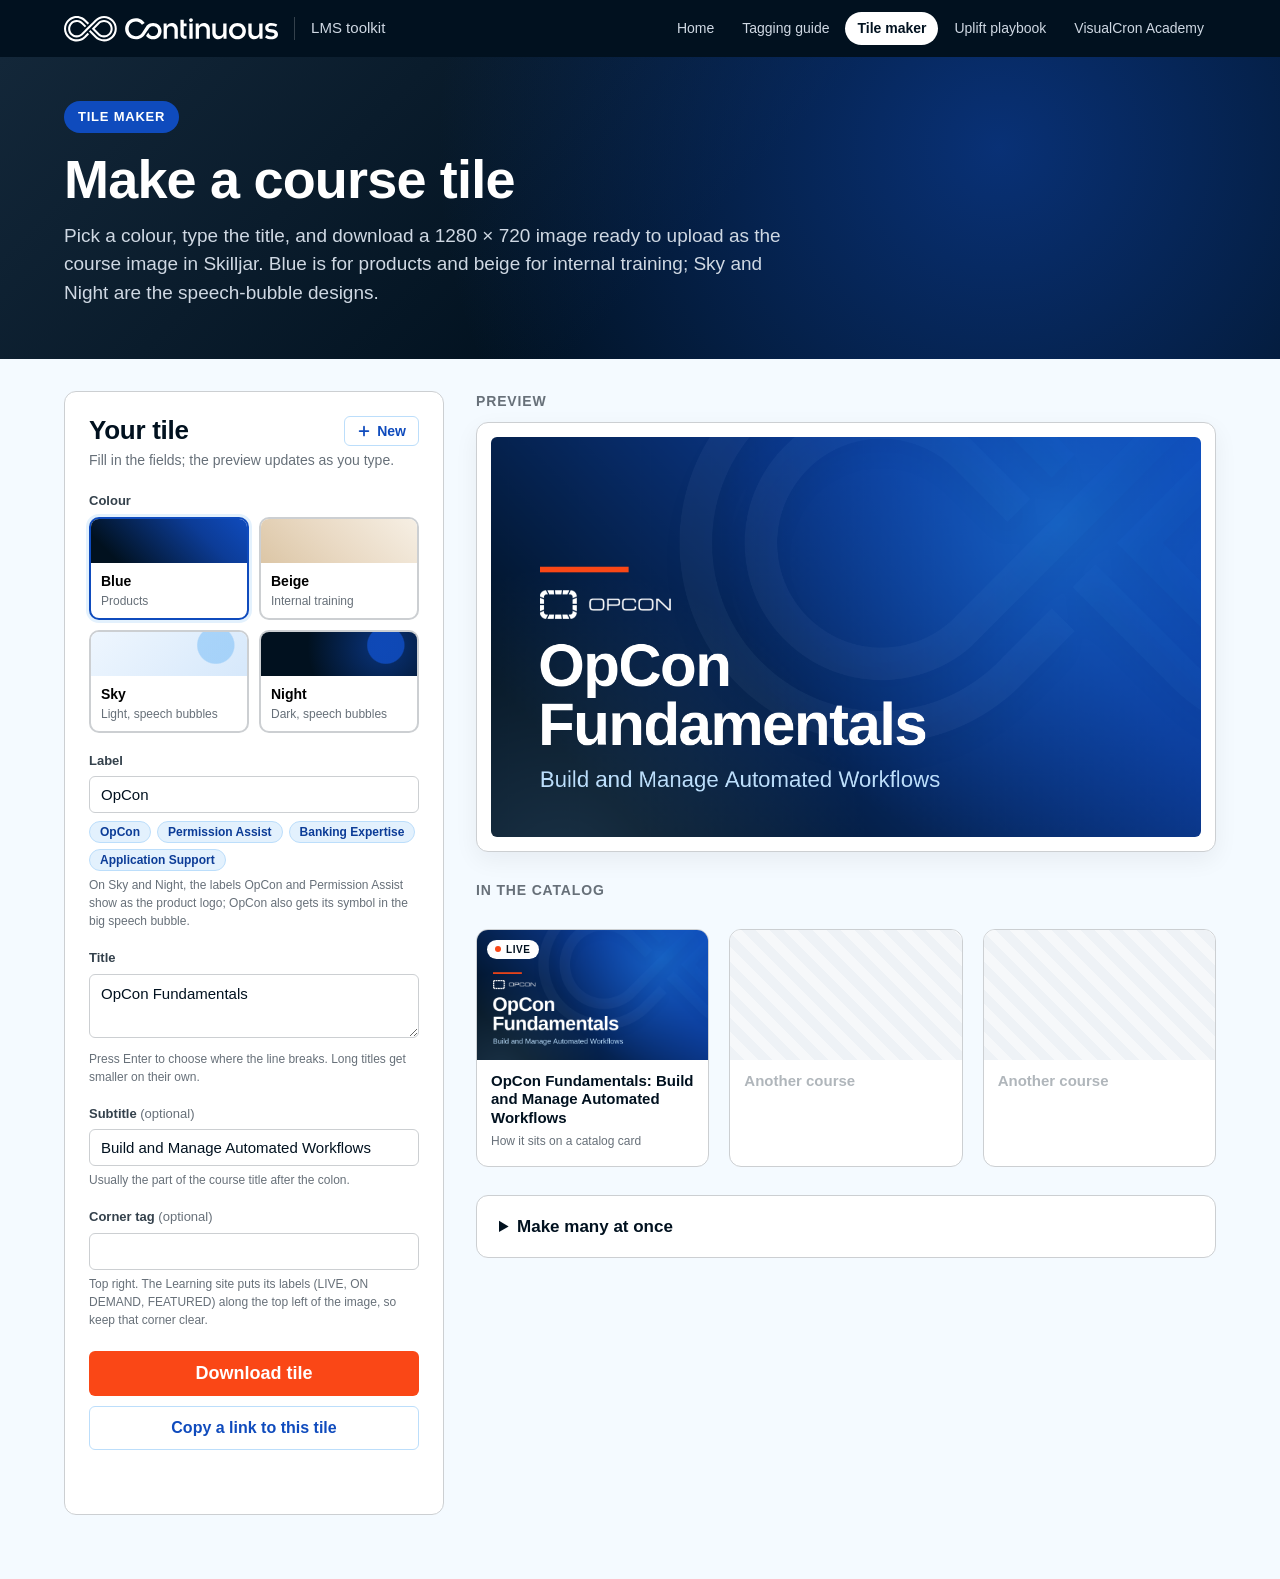
<file: tile-maker/tiles/index.html>
<!DOCTYPE html>
<html lang="en">
<head>
<meta charset="utf-8">
<meta name="viewport" content="width=device-width, initial-scale=1">
<title>Tile maker · Continuous Skilljar sites</title>
<meta name="description" content="Make course tiles for the Continuous Skilljar sites: pick a colour, type the title, download the image.">
<link rel="icon" href="../assets/continuous-favicon.svg" type="image/svg+xml">
<link rel="stylesheet" href="../assets/site.css">
<style>
@font-face { font-family: "BDO Grotesk"; src: url(https://continuous.com/wp-content/themes/continuous/dist/assets/BDOGrotesk-Regular.woff2) format("woff2"); font-weight: 400; font-display: swap; }
@font-face { font-family: "BDO Grotesk"; src: url(https://continuous.com/wp-content/themes/continuous/dist/assets/BDOGrotesk-Medium.woff2) format("woff2"); font-weight: 500; font-display: swap; }
@font-face { font-family: "BDO Grotesk"; src: url(https://continuous.com/wp-content/themes/continuous/dist/assets/BDOGrotesk-DemiBold.woff2) format("woff2"); font-weight: 600; font-display: swap; }
@font-face { font-family: "BDO Grotesk"; src: url(https://continuous.com/wp-content/themes/continuous/dist/assets/BDOGrotesk-Bold.woff2) format("woff2"); font-weight: 700; font-display: swap; }
@font-face { font-family: "BDO Grotesk"; src: url(https://continuous.com/wp-content/themes/continuous/dist/assets/BDOGrotesk-ExtraBold.woff2) format("woff2"); font-weight: 800; font-display: swap; }
@font-face { font-family: "Kaleko"; src: url(https://7300903.fs1.hubspotusercontent-na1.net/hubfs/7300903/raw_assets/public/continuous-theme-sept2025/css/fonts/kaleko_205_medium.ttf) format("truetype"); font-weight: 500; font-display: swap; }
:root { --blue: #0f4bbd; --blue-900: #0c3c97; --blue-50: #e3f1fd; --blue-100: #bcdefb; --sky: #90c8f8; --orange: #fa4716; --bone: #e9d9c3;
  --navy: #01111f; --g700: #34414c; --g600: #677079; --g100: #cccfd2; --g10: #f4faff; --font: "BDO Grotesk", Inter, Arial, sans-serif; }
* { box-sizing: border-box; }
body { margin: 0; font-family: var(--font); color: var(--navy); background: var(--g10); font-size: 16px; line-height: 1.5; }
::selection { background: var(--blue); color: #fff; }
a { color: var(--blue); }

.app { max-width: 1200px; margin: 0 auto; padding: 32px 24px 64px; display: grid; grid-template-columns: 380px minmax(0, 1fr); gap: 32px; align-items: start; }
.panel { background: #fff; border: 1px solid var(--g100); border-radius: 12px; padding: 24px; position: sticky; top: 24px; }
.hero__in { padding: 44px 24px 52px; }
.panel h2 { font-size: 26px; line-height: 1.15; margin: 0 0 4px; letter-spacing: -.01em; }
.panel__head { display: flex; align-items: flex-start; justify-content: space-between; gap: 12px; }
.newbtn { flex: none; display: inline-flex; align-items: center; gap: 6px; font: 700 14px var(--font); color: var(--blue); background: #fff; border: 1px solid var(--blue-100); border-radius: 6px; padding: 6px 12px; cursor: pointer; }
.newbtn:hover { background: var(--blue); color: #fff; border-color: var(--blue); }
.newbtn:focus-visible { outline: 2px solid var(--blue); outline-offset: 2px; }
.newbtn svg { width: 14px; height: 14px; }
.panel > p { margin: 0 0 20px; color: var(--g600); font-size: 14px; }
.field { margin-bottom: 18px; }
.field > label, .field > .lab { display: block; font-size: 13px; font-weight: 700; color: var(--g700); margin-bottom: 6px; }
.field small { display: block; color: var(--g600); font-size: 12px; margin-top: 5px; }
input[type=text], textarea, select { width: 100%; font: 500 15px var(--font); color: var(--navy); background: #fff; border: 1px solid var(--g100); border-radius: 6px; padding: 9px 11px; }
textarea { resize: vertical; min-height: 64px; line-height: 1.35; }
input:focus, textarea:focus, select:focus { outline: 2px solid var(--blue); outline-offset: 1px; border-color: var(--blue); }
.swatches { display: grid; grid-template-columns: 1fr 1fr; gap: 10px; }
.sw { position: relative; border: 2px solid var(--g100); border-radius: 10px; padding: 0; overflow: hidden; cursor: pointer; background: #fff; text-align: left; font: inherit; }
.sw span.chipc { display: block; height: 44px; }
.sw b { display: block; font-size: 14px; padding: 8px 10px 0; }
.sw em { display: block; font-style: normal; font-size: 12px; color: var(--g600); padding: 0 10px 8px; }
.sw[aria-pressed="true"] { border-color: var(--blue); box-shadow: 0 0 0 3px var(--blue-50); }
.sw:focus-visible { outline: 2px solid var(--blue); outline-offset: 2px; }
.c-blue { background: linear-gradient(45deg, #01111f 14%, #0c3c97 70%, #0f4bbd 100%); }
.c-beige { background: linear-gradient(45deg, #dcc6a6 0%, #e9d9c3 45%, #f6efe4 100%); }
.c-sky { background: radial-gradient(circle at 80% 30%, rgba(144,200,248,.7) 0 14%, transparent 15%), linear-gradient(135deg, #eef6fe 0%, #d6e8fb 100%); }
.c-night { background: radial-gradient(circle at 80% 30%, rgba(15,75,189,.9) 0 14%, transparent 15%), radial-gradient(circle at 78% 32%, rgba(15,75,189,.6), transparent 60%), #01111f; }
.presets { display: flex; flex-wrap: wrap; gap: 6px; margin-top: 8px; }
.presets button { font: 600 12px var(--font); color: var(--blue-900); background: var(--blue-50); border: 1px solid var(--blue-100); border-radius: 99px; padding: 3px 10px; cursor: pointer; }
.presets button:hover { background: var(--blue); color: #fff; border-color: var(--blue); }
.actions { display: grid; gap: 10px; margin-top: 22px; }
.btn { font: 700 16px var(--font); border-radius: 6px; padding: 12px 16px; cursor: pointer; border: 0; text-align: center; }
.btn--primary { background: var(--orange); color: #fff; font-size: 18px; }
.btn--primary:hover { background: #d93d10; }
.btn--ghost { background: #fff; color: var(--blue); border: 1px solid var(--blue-100); }
.btn--ghost:hover { border-color: var(--blue); }
.btn:focus-visible { outline: 2px solid var(--blue); outline-offset: 2px; }
.btn:disabled { opacity: .55; cursor: progress; }
.status { font-size: 13px; color: var(--g600); min-height: 20px; margin: 4px 0 0; }

.stage h2 { font-size: 14px; letter-spacing: .06em; text-transform: uppercase; color: var(--g600); margin: 0 0 10px; }
.canvaswrap { background: #fff; border: 1px solid var(--g100); border-radius: 12px; padding: 14px; box-shadow: 0 8px 24px rgba(1,17,31,.06); }
canvas#tile { width: 100%; height: auto; display: block; border-radius: 6px; }
.incontext { margin-top: 28px; display: grid; grid-template-columns: repeat(3, minmax(0, 1fr)); gap: 20px; }
.card { background: #fff; border: 1px solid var(--g100); border-radius: 12px; overflow: hidden; }
.card .img { position: relative; aspect-ratio: 16/9; }
.card .img canvas, .card .img img { width: 100%; height: 100%; display: block; }
.card .fmt { position: absolute; left: 10px; top: 10px; font-size: 10px; font-weight: 700; letter-spacing: .06em; background: #fff; color: var(--navy); border-radius: 99px; padding: 2px 8px; display: inline-flex; gap: 5px; align-items: center; }
.card .fmt i { width: 6px; height: 6px; border-radius: 50%; background: var(--orange); }
.card.bottom .fmt { top: auto; bottom: 10px; border-radius: 3px; background: var(--navy); color: #fff; }
.card .body { padding: 12px 14px 16px; }
.card .name { font-size: 15px; font-weight: 700; line-height: 1.25; }
.card .meta { font-size: 12px; color: var(--g600); margin-top: 4px; }
.card.ghost .img { background: repeating-linear-gradient(45deg, #eef2f6 0 10px, #f6f8fa 10px 20px); }
.card.ghost .name, .card.ghost .meta { color: #b0b6bb; }

details.batch { margin-top: 28px; background: #fff; border: 1px solid var(--g100); border-radius: 12px; padding: 18px 22px; }
details.batch summary { font-weight: 700; cursor: pointer; font-size: 17px; }
details.batch p { color: var(--g700); font-size: 14px; max-width: 760px; }
details.batch textarea { font-family: ui-monospace, Consolas, monospace; font-size: 13px; min-height: 160px; }
code { background: var(--blue-50); border-radius: 4px; padding: 0 4px; font-size: .92em; }

@media (max-width: 980px) {
  .app { grid-template-columns: 1fr; }
  .panel { position: static; }
  .incontext { grid-template-columns: 1fr 1fr; }
  .incontext .ghost:last-child { display: none; }
}
</style>
</head>
<body>
<header class="bar"><div class="bar__in"><a class="bar__brand" href="../"><img src="../assets/continuous-horizontal-white-site.svg" alt="Continuous"><span>LMS toolkit</span></a><nav aria-label="Toolkit"><a href="../">Home</a><a href="../tagging/">Tagging guide</a><a href="../tiles/" aria-current="page">Tile maker</a><a href="../playbook/">Uplift playbook</a><a href="../visualcron-academy/">VisualCron Academy</a></nav></div></header>
<div class="hero"><div class="hero__in">
  <span class="pill">Tile maker</span>
  <h1>Make a course tile</h1>
  <p class="hero__lead">Pick a colour, type the title, and download a 1280 × 720 image ready to upload as the course image in Skilljar. Blue is for products and beige for internal training; Sky and Night are the speech-bubble designs.</p>
</div></div>

<div class="app">
  <form class="panel" id="form" autocomplete="off">
    <div class="panel__head">
      <h2>Your tile</h2>
      <button type="button" class="newbtn" id="new" title="Clear everything and start a new tile"><svg viewBox="0 0 16 16" fill="none" stroke="currentColor" stroke-width="2" stroke-linecap="round" aria-hidden="true"><path d="M8 3v10M3 8h10"/></svg>New</button>
    </div>
    <p>Fill in the fields; the preview updates as you type.</p>

    <div class="field">
      <span class="lab" id="lab-colour">Colour</span>
      <div class="swatches" role="group" aria-labelledby="lab-colour">
        <button type="button" class="sw" data-c="blue"><span class="chipc c-blue"></span><b>Blue</b><em>Products</em></button>
        <button type="button" class="sw" data-c="beige"><span class="chipc c-beige"></span><b>Beige</b><em>Internal training</em></button>
        <button type="button" class="sw" data-c="sky"><span class="chipc c-sky"></span><b>Sky</b><em>Light, speech bubbles</em></button>
        <button type="button" class="sw" data-c="night"><span class="chipc c-night"></span><b>Night</b><em>Dark, speech bubbles</em></button>
      </div>
    </div>

    <div class="field">
      <label for="label">Label</label>
      <input type="text" id="label" name="label" maxlength="40">
      <div class="presets" aria-label="Common labels">
        <button type="button" data-label="OpCon" data-c="blue">OpCon</button>
        <button type="button" data-label="Permission Assist" data-c="blue">Permission Assist</button>
        <button type="button" data-label="Banking Expertise" data-c="beige">Banking Expertise</button>
        <button type="button" data-label="Application Support" data-c="beige">Application Support</button>
      </div>
      <small id="labelhint">On Sky and Night, the labels OpCon and Permission Assist show as the product logo; OpCon also gets its symbol in the big speech bubble.</small>
    </div>

    <div class="field">
      <label for="title">Title</label>
      <textarea id="title" name="title" rows="2" maxlength="90"></textarea>
      <small>Press Enter to choose where the line breaks. Long titles get smaller on their own.</small>
    </div>

    <div class="field">
      <label for="sub">Subtitle <span style="font-weight:500;color:var(--g600)">(optional)</span></label>
      <input type="text" id="sub" name="sub" maxlength="90">
      <small>Usually the part of the course title after the colon.</small>
    </div>

    <div class="field">
      <label for="chip">Corner tag <span style="font-weight:500;color:var(--g600)">(optional)</span></label>
      <input type="text" id="chip" name="chip" maxlength="24" list="chips">
      <datalist id="chips"><option value="Instructor-led"><option value="Sample"><option value="New"></datalist>
      <small>Top right. The Learning site puts its labels (LIVE, ON DEMAND, FEATURED) along the top left of the image, so keep that corner clear.</small>
    </div>

    <div class="actions">
      <button type="button" class="btn btn--primary" id="download">Download tile</button>
      <button type="button" class="btn btn--ghost" id="copylink">Copy a link to this tile</button>
    </div>
    <p class="status" id="status" role="status" aria-live="polite"></p>
  </form>

  <section class="stage" aria-label="Preview">
    <h2>Preview</h2>
    <div class="canvaswrap"><canvas id="tile" width="1280" height="720" aria-label="Tile preview"></canvas></div>

    <h2 style="margin-top:28px">In the catalog</h2>
    <div class="incontext">
      <div class="card"><div class="img"><img id="cardimg" alt=""><span class="fmt" id="cardfmt"><i></i>LIVE</span></div>
        <div class="body"><div class="name" id="cardname"></div><div class="meta">How it sits on a catalog card</div></div></div>
      <div class="card ghost"><div class="img"></div><div class="body"><div class="name">Another course</div><div class="meta">&nbsp;</div></div></div>
      <div class="card ghost"><div class="img"></div><div class="body"><div class="name">Another course</div><div class="meta">&nbsp;</div></div></div>
    </div>

    <details class="batch">
      <summary>Make many at once</summary>
      <p>One tile per line: <code>colour, label, title, subtitle, corner tag</code>. Colour is <code>blue</code>, <code>beige</code>, <code>sky</code> or <code>night</code>; use <code>|</code> in the title for a line break; leave a part empty with nothing between the commas. Each tile downloads as its own file, named from its title. Your browser may ask once to allow several downloads.</p>
      <textarea id="batch" spellcheck="false" placeholder="blue, OpCon, OpCon Fundamentals, Build and Manage Automated Workflows, Instructor-led
beige, Banking Expertise, Becoming Banking|Experts 101, Understanding How Banks Work,"></textarea>
      <div class="actions" style="max-width:280px"><button type="button" class="btn btn--ghost" id="batchgo">Download all</button></div>
    </details>
  </section>
</div>

<script>
(function () {
  var W = 1280, H = 720;
  var cv = document.getElementById('tile'), ctx = cv.getContext('2d');
  var $ = function (id) { return document.getElementById(id); };
  var state = { c: 'blue', label: 'OpCon', title: 'OpCon Fundamentals', sub: 'Build and Manage Automated Workflows', chip: '' };

  /* images: the infinity pattern and the two logomarks, same origin as this page */
  function load(src) { return new Promise(function (ok, bad) { var i = new Image(); i.onload = function () { ok(i); }; i.onerror = bad; i.src = src; }); }
  var assets = Promise.all([load('../assets/infinity-pattern.svg'), load('../assets/continuous-logomark-white.svg'), load('../assets/continuous-logomark-blue.svg')]);
  var fonts = Promise.all(['500', '600', '700', '800'].map(function (w) { return document.fonts.load(w + ' 40px "BDO Grotesk"'); }).concat([document.fonts.load('500 40px Kaleko')])).catch(function () {});
  /* product icons for Sky and Night (from the course promos template deck), same origin as this page */
  var ICONS = {};
  var icons = Promise.all([['opconMark', 'opcon-mark.svg'], ['opconLogo', 'opcon-logo.svg'], ['paWord', 'permission-assist-wordmark.svg']].map(function (p) {
    return load('../assets/' + p[1]).then(function (i) { ICONS[p[0]] = i; }, function () {});
  }));

  /* a CSS-style angled linear gradient over the whole tile */
  function linear(deg, stops) {
    var a = deg * Math.PI / 180, dx = Math.sin(a), dy = -Math.cos(a);
    var len = Math.abs(W * dx) + Math.abs(H * dy), cx = W / 2, cy = H / 2;
    var g = ctx.createLinearGradient(cx - dx * len / 2, cy - dy * len / 2, cx + dx * len / 2, cy + dy * len / 2);
    stops.forEach(function (s) { g.addColorStop(s[0], s[1]); });
    return g;
  }
  /* a CSS-style "circle at x% y%" radial gradient, sized to the farthest corner */
  function radial(px, py, stops) {
    var x = W * px, y = H * py;
    var r = Math.max(Math.hypot(x, y), Math.hypot(W - x, y), Math.hypot(x, H - y), Math.hypot(W - x, H - y));
    var g = ctx.createRadialGradient(x, y, 0, x, y, r);
    stops.forEach(function (s) { g.addColorStop(s[0], s[1]); });
    return g;
  }
  var tinted = null;
  function whitePattern(img) {
    if (tinted) return tinted;
    var c = document.createElement('canvas'); c.width = 1500; c.height = Math.round(1500 * img.naturalHeight / img.naturalWidth);
    var x = c.getContext('2d'); x.drawImage(img, 0, 0, c.width, c.height);
    x.globalCompositeOperation = 'source-in'; x.fillStyle = '#fff'; x.fillRect(0, 0, c.width, c.height);
    return (tinted = c);
  }

  var LOOK = {
    blue: { base: [45, [[.14, '#01111f'], [.70, '#0c3c97'], [1, '#0f4bbd']]],
      glows: [[.80, .22, [[0, 'rgba(26,107,204,.75)'], [.52, 'rgba(15,75,189,0)']]], [.10, 1.10, [[0, 'rgba(144,200,248,.18)'], [.40, 'rgba(144,200,248,0)']]]],
      pattern: { alpha: .16, shadow: [0, 30, 40, 'rgba(0,0,0,.45)'], white: false },
      label: '#90c8f8', title: '#ffffff', sub: '#bcdefb', subWeight: 500, mark: 1,
      chipBg: '#ffffff', chipFg: '#0c3c97' },
    beige: { base: [45, [[0, '#dcc6a6'], [.45, '#e9d9c3'], [1, '#f6efe4']]],
      glows: [[.80, .22, [[0, 'rgba(255,255,255,.75)'], [.52, 'rgba(255,255,255,0)']]], [.10, 1.10, [[0, 'rgba(176,136,86,.22)'], [.42, 'rgba(176,136,86,0)']]]],
      pattern: { alpha: .55, shadow: [4, 6, 3, 'rgba(122,92,52,.30)'], white: true },
      label: '#7a5c34', title: '#01111f', sub: '#0f4bbd', subWeight: 600, mark: 2,
      chipBg: '#01111f', chipFg: '#ffffff' }
  };

  function font(weight, size, spacing) { ctx.font = weight + ' ' + size + 'px "BDO Grotesk", Inter, Arial, sans-serif'; if ('letterSpacing' in ctx) ctx.letterSpacing = (spacing || 0) + 'px'; }
  function wrap(text, max) {
    var out = [];
    text.split('\n').forEach(function (para) {
      var words = para.trim().split(/\s+/).filter(Boolean), line = '';
      words.forEach(function (w) { var t = line ? line + ' ' + w : w; if (line && ctx.measureText(t).width > max) { out.push(line); line = w; } else line = t; });
      if (line) out.push(line);
    });
    return out;
  }
  /* draws lines in CSS-like line boxes from top y; returns the height used */
  function lines(list, x, y, lh) {
    list.forEach(function (l, i) {
      var m = ctx.measureText('Hg'), asc = m.fontBoundingBoxAscent || m.actualBoundingBoxAscent, desc = m.fontBoundingBoxDescent || m.actualBoundingBoxDescent;
      ctx.fillText(l, x, y + i * lh + (lh - (asc + desc)) / 2 + asc);
    });
    return list.length * lh;
  }

  /* Sky and Night: the speech-bubble designs (Learning look, 5 Oct 2026). Text in the upper part,
     so the bottom left stays clear for the labels the Learning site lays over its course images. */
  var BLOOK = {
    sky: { bg: function (x) { var g = x.createLinearGradient(0, 0, W, H); g.addColorStop(0, '#eef6fe'); g.addColorStop(1, '#d6e8fb'); x.fillStyle = g; x.fillRect(0, 0, W, H);
             var r = x.createRadialGradient(W * .18, H * .1, 0, W * .18, H * .1, W * .55); r.addColorStop(0, 'rgba(255,255,255,.85)'); r.addColorStop(1, 'rgba(255,255,255,0)'); x.fillStyle = r; x.fillRect(0, 0, W, H); },
           fade: '238,246,254', fill: 'rgba(15,75,189,.14)', fill2: 'rgba(144,200,248,.45)', line: 'rgba(12,60,151,.30)', lineFill: 'rgba(255,255,255,.55)',
           pill: true, labelColor: '#01111f', labelBorder: '#0c3c97', rule: false, title: '#0c3c97', sub: '#01111f', logo: '#01111f',
           hero: '#ffffff', heroShadow: 'rgba(12,60,151,.18)', heroIcon: '#0c3c97', chipBg: '#01111f', chipFg: '#ffffff' },
    night: { bg: function (x) { x.fillStyle = '#01111f'; x.fillRect(0, 0, W, H);
             var r = x.createRadialGradient(W * .78, H * .32, 0, W * .78, H * .32, W * .62); r.addColorStop(0, 'rgba(15,75,189,.62)'); r.addColorStop(1, 'rgba(15,75,189,0)'); x.fillStyle = r; x.fillRect(0, 0, W, H);
             var r2 = x.createRadialGradient(W * .05, H * 1.05, 0, W * .05, H * 1.05, W * .4); r2.addColorStop(0, 'rgba(19,39,57,.9)'); r2.addColorStop(1, 'rgba(19,39,57,0)'); x.fillStyle = r2; x.fillRect(0, 0, W, H); },
           fade: '1,17,31', fill: 'rgba(15,75,189,.45)', fill2: 'rgba(144,200,248,.16)', line: 'rgba(144,200,248,.42)', lineFill: 'rgba(1,17,31,.25)',
           pill: false, labelColor: '#90c8f8', rule: true, title: '#ffffff', sub: '#bcdefb', logo: '#ffffff',
           hero: '#0f4bbd', heroShadow: 'rgba(0,0,0,.45)', heroIcon: '#ffffff', chipBg: '#ffffff', chipFg: '#01111f' }
  };
  /* [x, y, w, h, kind, tail]: kind 1 = filled, 2 = soft fill, 0 = outline; tail l/r */
  var BUBBLES = [[930, 70, 250, 150, 1, 'r'], [870, 175, 120, 76, 0, 'l'], [1150, 250, 150, 100, 0, 'l'], [800, 420, 150, 96, 2, 'r'], [1050, 600, 120, 70, 0, 'r'], [760, 40, 86, 54, 0, 'r']];
  var BUBBLES_NO_HERO = [[1010, 330, 92, 58, 2, 'l'], [1080, 450, 230, 150, 1, 'l']];
  var HERO = [960, 330, 260, 190];
  /* a label of OpCon or Permission Assist becomes the product logo; OpCon also gets its symbol in the big bubble */
  var PRODUCTS = { opcon: { logo: 'opconLogo', mark: 'opconMark', h: 52 }, permissionassist: { logo: 'paWord', mark: null, h: 46 } };
  function productOf(label) { var k = String(label || '').toLowerCase().replace(/[^a-z]/g, ''); return PRODUCTS[k] || null; }
  function tint(img, w, h, color) { var c = document.createElement('canvas'); c.width = Math.max(1, Math.ceil(w)); c.height = Math.max(1, Math.ceil(h)); var t = c.getContext('2d'); t.drawImage(img, 0, 0, c.width, c.height); t.globalCompositeOperation = 'source-in'; t.fillStyle = color; t.fillRect(0, 0, c.width, c.height); return c; }
  function bubblePath(x, X, Y, w, h, r, tail, th) {
    x.beginPath(); x.moveTo(X + r, Y); x.arcTo(X + w, Y, X + w, Y + h, r); x.arcTo(X + w, Y + h, X, Y + h, r);
    if (tail === 'r') { x.lineTo(X + w * .86, Y + h); x.lineTo(X + w * .9, Y + h + th); x.lineTo(X + w * .7, Y + h); }
    else { x.lineTo(X + w * .32, Y + h); x.lineTo(X + w * .1, Y + h + th); x.lineTo(X + w * .16, Y + h); }
    x.arcTo(X, Y + h, X, Y, r); x.arcTo(X, Y, X + w, Y, r); x.closePath();
  }
  function wrapIn(x, text, max) {
    var out = [];
    text.split('\n').forEach(function (p) { var line = ''; p.trim().split(/\s+/).filter(Boolean).forEach(function (w) { var t = line ? line + ' ' + w : w; if (line && x.measureText(t).width > max) { out.push(line); line = w; } else line = t; }); if (line) out.push(line); });
    return out;
  }
  function drawBubbles(s, x) {
    var L = BLOOK[s.c], P = productOf(s.label), hasHero = !!(P && P.mark && ICONS[P.mark]);
    x.save(); x.clearRect(0, 0, W, H); L.bg(x);
    BUBBLES.concat(hasHero ? [] : BUBBLES_NO_HERO).forEach(function (b) {
      bubblePath(x, b[0], b[1], b[2], b[3], Math.min(22, b[3] * .22), b[5], Math.max(16, b[3] * .26));
      if (b[4] === 0) { x.fillStyle = L.lineFill; x.fill(); x.lineWidth = 2.5; x.strokeStyle = L.line; x.stroke(); }
      else { x.fillStyle = b[4] === 1 ? L.fill : L.fill2; x.fill(); }
    });
    if (hasHero) {
      var hx = HERO[0], hy = HERO[1], hw = HERO[2], hh = HERO[3];
      x.save(); x.shadowOffsetY = 16; x.shadowBlur = 34; x.shadowColor = L.heroShadow;
      x.beginPath(); x.moveTo(hx + 30, hy); x.arcTo(hx + hw, hy, hx + hw, hy + hh, 30); x.arcTo(hx + hw, hy + hh, hx, hy + hh, 30);
      x.lineTo(hx + hw * .34, hy + hh); x.lineTo(hx + hw * .12, hy + hh + 46); x.lineTo(hx + hw * .18, hy + hh); x.arcTo(hx, hy + hh, hx, hy, 30); x.arcTo(hx, hy, hx + hw, hy, 30); x.closePath();
      x.fillStyle = L.hero; x.fill(); x.restore();
      var mk = ICONS[P.mark], ih = hh * .56, iw = ih * mk.naturalWidth / mk.naturalHeight;
      x.drawImage(tint(mk, iw, ih, L.heroIcon), hx + (hw - iw) / 2, hy + (hh - ih) / 2);
    }
    /* soft fade so the bubbles stay behind the text side */
    var f = x.createLinearGradient(0, 0, W * .62, 0);
    f.addColorStop(0, 'rgba(' + L.fade + ',.92)'); f.addColorStop(.75, 'rgba(' + L.fade + ',.55)'); f.addColorStop(1, 'rgba(' + L.fade + ',0)');
    x.fillStyle = f; x.fillRect(0, 0, W * .62, H);

    var X = 84, maxW = 800, top = 64, bottom = H - 170;
    var logo = P && ICONS[P.logo] ? ICONS[P.logo] : null;
    var labelH = logo ? P.h + 30 : s.label ? (L.pill ? 60 : 40) + 30 : 0, ruleH = L.rule ? 37 : 0;
    var title = s.title ? s.title.replace(/\|/g, '\n') : 'Course title';
    /* the largest title (108 px down to 60) whose block fits above the bottom-left labels, at most 3 lines */
    var ts, tl, tlh, sl, slh, ss, h;
    for (ts = 108; ts >= 60; ts -= 4) {
      x.font = '500 ' + ts + 'px Kaleko, "BDO Grotesk", Inter, Arial, sans-serif'; tl = wrapIn(x, title, maxW); tlh = ts * 1.06;
      ss = Math.max(32, Math.min(42, Math.round(ts * .42))); x.font = '500 ' + ss + 'px "BDO Grotesk", Inter, Arial, sans-serif'; sl = s.sub ? wrapIn(x, s.sub, 780) : []; slh = ss * 1.25;
      h = ruleH + labelH + tl.length * tlh + (sl.length ? 24 + sl.length * slh : 0);
      if (tl.length <= 3 && h <= bottom - top) break;
    }
    var y = top + Math.max(0, (bottom - top - h) / 2);
    if (L.rule) { x.fillStyle = '#fa4716'; x.fillRect(X, y, 120, 7); y += 37; }
    if (logo) {
      var lw = P.h * logo.naturalWidth / logo.naturalHeight; x.drawImage(tint(logo, lw, P.h, L.logo), X, y, lw, P.h); y += P.h + 30;
    } else if (s.label) {
      x.font = '700 30px "BDO Grotesk", Inter, Arial, sans-serif'; if ('letterSpacing' in x) x.letterSpacing = '1.8px';
      var lt = s.label.toUpperCase(), lw2 = x.measureText(lt).width; x.textBaseline = 'middle';
      if (L.pill) { x.lineWidth = 2.5; x.strokeStyle = L.labelBorder; x.beginPath(); if (x.roundRect) x.roundRect(X, y, lw2 + 52, 60, 30); else x.rect(X, y, lw2 + 52, 60); x.stroke(); x.fillStyle = L.labelColor; x.fillText(lt, X + 26, y + 31); y += 90; }
      else { x.fillStyle = L.labelColor; x.fillText(lt, X, y + 20); y += 70; }
      if ('letterSpacing' in x) x.letterSpacing = '0px';
    }
    x.textBaseline = 'alphabetic'; x.font = '500 ' + ts + 'px Kaleko, "BDO Grotesk", Inter, Arial, sans-serif'; x.fillStyle = L.title;
    x.save(); if (!s.title) x.globalAlpha = .28; tl.forEach(function (l, i) { x.fillText(l, X - 3, y + i * tlh + ts * .82); }); x.restore(); y += tl.length * tlh;
    if (sl.length) { y += 24; x.font = '500 ' + ss + 'px "BDO Grotesk", Inter, Arial, sans-serif'; x.fillStyle = L.sub; sl.forEach(function (l, i) { x.fillText(l, X, y + i * slh + ss * .9); }); }
    if (s.chip) {
      x.font = '700 30px "BDO Grotesk", Inter, Arial, sans-serif'; var tw = x.measureText(s.chip).width, cw = 46 + tw + 26, ch = 68, cx = W - 64 - cw, cy = 56;
      x.save(); x.shadowOffsetY = 10; x.shadowBlur = 22; x.shadowColor = 'rgba(1,17,31,.28)'; x.fillStyle = L.chipBg; x.beginPath(); if (x.roundRect) x.roundRect(cx, cy, cw, ch, ch / 2); else x.rect(cx, cy, cw, ch); x.fill(); x.restore();
      x.fillStyle = '#fa4716'; x.beginPath(); x.arc(cx + 27, cy + ch / 2, 7, 0, Math.PI * 2); x.fill();
      x.fillStyle = L.chipFg; x.textBaseline = 'middle'; x.fillText(s.chip, cx + 46, cy + ch / 2 + 1); x.textBaseline = 'alphabetic';
    }
    x.restore();
  }

  function draw(s, target) {
    if (BLOOK[s.c]) { var bx = target || ctx; return Promise.all([assets, icons]).then(function () { drawBubbles(s, bx); }); }
    var c = target || ctx, L = LOOK[s.c] || LOOK.blue;
    return Promise.all([assets, icons]).then(function (r) {
      var a = r[0], saved = ctx; ctx = c;
      ctx.save(); ctx.clearRect(0, 0, W, H);
      ctx.fillStyle = linear(L.base[0], L.base[1]); ctx.fillRect(0, 0, W, H);
      L.glows.forEach(function (g) { ctx.fillStyle = radial(g[0], g[1], g[2]); ctx.fillRect(0, 0, W, H); });
      var pat = a[0], ph = 1500 * pat.naturalHeight / pat.naturalWidth;
      ctx.save(); ctx.globalAlpha = L.pattern.alpha;
      ctx.shadowOffsetX = L.pattern.shadow[0]; ctx.shadowOffsetY = L.pattern.shadow[1]; ctx.shadowBlur = L.pattern.shadow[2]; ctx.shadowColor = L.pattern.shadow[3];
      ctx.drawImage(L.pattern.white ? whitePattern(pat) : pat, W + 560 - 1500, -170, 1500, ph);
      ctx.restore();

      /* measure the copy block, then lay it out up from the bottom (left 88, bottom 80) */
      var X = 88, titleSize = 108, len = s.title.replace(/\|/g, '').length;
      if (len > 34) titleSize = 92; if (len > 52) titleSize = 80;
      font(800, titleSize, -titleSize * .025);
      /* an empty title shows a faint stand-in so the preview never looks broken; downloads are blocked */
      var tl = s.title ? wrap(s.title.replace(/\|/g, '\n'), 1060) : ['Course title'], tlh = titleSize * .98;
      font(L.subWeight, 40, 0);
      var sl = s.sub ? wrap(s.sub, 920) : [], slh = 40 * 1.22;
      /* the mark and label above the title: mark 52 px (was 34), label 44 px (was 30), line 160 x 10 (was 120 x 7); Mark, 6 Oct: bigger */
      var MK = 52;
      var h = 10 + 32 + MK + 30 + tl.length * tlh + (sl.length ? 22 + sl.length * slh : 0);
      var y = H - 80 - h;

      ctx.fillStyle = '#fa4716'; ctx.fillRect(X, y, 160, 10); y += 10 + 32;
      var mk = a[L.mark], mw = MK * mk.naturalWidth / mk.naturalHeight;
      /* an OpCon label shows the OpCon logo itself, in the title colour (Mark, 6 Oct) */
      var opLogo = productOf(s.label) === PRODUCTS.opcon && ICONS.opconLogo;
      if (opLogo) {
        var ow = MK * opLogo.naturalWidth / opLogo.naturalHeight; ctx.drawImage(tint(opLogo, ow, MK, L.title), X, y, ow, MK);
      } else if (s.label) {
        ctx.drawImage(mk, X, y, mw, MK);
        font(700, 44, .8); ctx.fillStyle = L.label; lines([s.label], X + mw + 20, y - 4, 58);
      } else {
        ctx.drawImage(mk, X, y, mw, MK);
      }
      y += MK + 30;
      font(800, titleSize, -titleSize * .025); ctx.fillStyle = L.title;
      ctx.save(); if (!s.title) ctx.globalAlpha = .28; y += lines(tl, X - 3, y, tlh); ctx.restore();
      if (sl.length) { y += 22; font(L.subWeight, 40, 0); ctx.fillStyle = L.sub; lines(sl, X, y, slh); }

      if (s.chip) {
        font(700, 26, 0); var tw = ctx.measureText(s.chip).width, cw = 20 + 14 + 12 + tw + 24, ch = 26 * 1.5 + 24;
        var cx = W - 72 - cw, cy = 64;
        ctx.save(); ctx.shadowOffsetY = 14; ctx.shadowBlur = 26; ctx.shadowColor = 'rgba(1,17,31,.35)';
        ctx.fillStyle = L.chipBg; ctx.beginPath(); ctx.roundRect ? ctx.roundRect(cx, cy, cw, ch, ch / 2) : ctx.rect(cx, cy, cw, ch); ctx.fill(); ctx.restore();
        ctx.fillStyle = '#fa4716'; ctx.beginPath(); ctx.arc(cx + 20 + 7, cy + ch / 2, 7, 0, Math.PI * 2); ctx.fill();
        ctx.fillStyle = L.chipFg; lines([s.chip], cx + 20 + 14 + 12, cy, ch);
      }
      ctx.restore();
      ctx = saved;
    });
  }

  /* form wiring */
  function slug(t) { return (t || 'tile').toLowerCase().replace(/\|/g, ' ').replace(/[^a-z0-9]+/g, '-').replace(/^-|-$/g, '').slice(0, 70) || 'tile'; }
  function readForm() { state.label = $('label').value.trim(); state.title = $('title').value.trim(); state.sub = $('sub').value.trim(); state.chip = $('chip').value.trim(); }
  function writeForm() { $('label').value = state.label; $('title').value = state.title.replace(/\|/g, '\n'); $('sub').value = state.sub; $('chip').value = state.chip;
    document.querySelectorAll('.sw').forEach(function (b) { b.setAttribute('aria-pressed', b.getAttribute('data-c') === state.c ? 'true' : 'false'); }); }
  var pending = 0;
  function render() {
    var my = ++pending;
    return fonts.then(function () { return draw(state); }).then(function () {
      if (my !== pending) return;
      try { $('cardimg').src = cv.toDataURL('image/png'); } catch (e) {}
      $('cardname').textContent = state.title.replace(/\n|\|/g, ' ') + (state.sub ? ': ' + state.sub : '');
      $('cardfmt').parentNode.parentNode.classList.toggle('bottom', !!BLOOK[state.c]);
    });
  }
  ['label', 'title', 'sub', 'chip'].forEach(function (id) { $(id).addEventListener('input', function () { readForm(); render(); }); });
  document.querySelectorAll('.sw').forEach(function (b) { b.addEventListener('click', function () { state.c = b.getAttribute('data-c'); writeForm(); render(); }); });
  document.querySelectorAll('.presets button').forEach(function (b) { b.addEventListener('click', function () { state.label = b.getAttribute('data-label'); state.c = b.getAttribute('data-c'); writeForm(); render(); }); });

  function save(canvas, name) {
    return new Promise(function (ok) {
      canvas.toBlob(function (blob) {
        var a = document.createElement('a'); a.href = URL.createObjectURL(blob); a.download = name + '.png';
        document.body.appendChild(a); a.click(); a.remove(); setTimeout(function () { URL.revokeObjectURL(a.href); ok(); }, 400);
      }, 'image/png');
    });
  }
  function say(t) { $('status').textContent = t; }
  $('download').addEventListener('click', function () {
    readForm(); if (!state.title) { say('Add a title first.'); $('title').focus(); return; }
    readForm(); render().then(function () { return save(cv, slug(state.title)); }).then(function () { say('Downloaded ' + slug(state.title) + '.png'); })
      .catch(function () { say('Could not create the image. Open the tile maker from its web address, not a saved copy.'); });
  });
  $('copylink').addEventListener('click', function () {
    readForm();
    var q = new URLSearchParams({ c: state.c, label: state.label, title: state.title.replace(/\n/g, '|'), sub: state.sub, chip: state.chip });
    var url = location.origin + location.pathname + '?' + q.toString();
    (navigator.clipboard ? navigator.clipboard.writeText(url) : Promise.reject()).then(function () { say('Link copied. Anyone with it sees this tile.'); }, function () { prompt('Copy this link:', url); });
  });
  $('batchgo').addEventListener('click', function () {
    var rows = $('batch').value.split('\n').map(function (l) { return l.trim(); }).filter(Boolean);
    if (!rows.length) { say('Add at least one line to make many at once.'); return; }
    var off = document.createElement('canvas'); off.width = W; off.height = H; var octx = off.getContext('2d');
    var btn = $('batchgo'); btn.disabled = true;
    var i = 0, bad = 0;
    (function next() {
      if (i >= rows.length) { btn.disabled = false; say('Downloaded ' + (rows.length - bad) + ' tile' + (rows.length - bad === 1 ? '' : 's') + (bad ? '; ' + bad + ' line' + (bad === 1 ? '' : 's') + ' skipped (needs at least a colour and a title).' : '.')); return; }
      var p = rows[i++].split(',').map(function (x) { return x.trim(); });
      var cc = (p[0] || '').toLowerCase();
      var s = { c: /^(beige|sky|night)$/.test(cc) ? cc : 'blue', label: p[1] || '', title: p[2] || '', sub: p[3] || '', chip: p[4] || '' };
      if (!s.title) { bad++; next(); return; }
      say('Making tile ' + i + ' of ' + rows.length + '…');
      fonts.then(function () { return draw(s, octx); }).then(function () { return save(off, slug(s.title)); }).then(next, function () { bad++; next(); });
    })();
  });

  /* New: clear every field, the batch list and the address, and start again */
  $('new').addEventListener('click', function () {
    state = { c: 'blue', label: '', title: '', sub: '', chip: '' };
    $('batch').value = ''; say('');
    if (history.replaceState) history.replaceState(null, '', location.pathname);
    writeForm(); render(); $('title').focus();
  });

  /* settings from the address (links made with "Copy a link") */
  var q = new URLSearchParams(location.search);
  ['c', 'label', 'title', 'sub', 'chip'].forEach(function (k) { if (q.has(k)) state[k] = q.get(k); });
  if (!/^(beige|sky|night)$/.test(state.c)) state.c = 'blue';
  writeForm(); render().then(function () {
    if (q.has('selftest')) { try { cv.toDataURL('image/png'); document.title = 'SELFTEST OK'; } catch (e) { document.title = 'SELFTEST FAIL ' + e.name; } }
  });
})();
</script>
</body>
</html>
</file>
<file: tile-maker/assets/site.css>
/* Continuous LMS toolkit: shared styles for the help pages (home, guides). Built into hosted/assets/site.css. */
@font-face { font-family: "BDO Grotesk"; src: url(https://continuous.com/wp-content/themes/continuous/dist/assets/BDOGrotesk-Regular.woff2) format("woff2"); font-weight: 400; font-display: swap; }
@font-face { font-family: "BDO Grotesk"; src: url(https://continuous.com/wp-content/themes/continuous/dist/assets/BDOGrotesk-Medium.woff2) format("woff2"); font-weight: 500; font-display: swap; }
@font-face { font-family: "BDO Grotesk"; src: url(https://continuous.com/wp-content/themes/continuous/dist/assets/BDOGrotesk-Bold.woff2) format("woff2"); font-weight: 700; font-display: swap; }
@font-face { font-family: "BDO Grotesk"; src: url(https://continuous.com/wp-content/themes/continuous/dist/assets/BDOGrotesk-ExtraBold.woff2) format("woff2"); font-weight: 800; font-display: swap; }
:root {
  --blue: #0f4bbd; --blue-900: #0c3c97; --blue-50: #e3f1fd; --blue-100: #bcdefb; --sky: #90c8f8;
  --orange: #fa4716; --bone: #e9d9c3; --navy: #01111f;
  --g900: #01111f; --g700: #34414c; --g600: #677079; --g100: #cccfd2; --g10: #f4faff;
  --ok: #2e7d32; --font: "BDO Grotesk", Inter, Arial, sans-serif; --mono: ui-monospace, "Cascadia Mono", Consolas, monospace;
}
* { box-sizing: border-box; }
html { scroll-behavior: smooth; scroll-padding-top: 88px; }
body { margin: 0; font-family: var(--font); color: var(--g900); background: #fff; font-size: 17px; line-height: 1.6; }
::selection { background: var(--blue); color: #fff; }
a { color: var(--blue); text-underline-offset: 3px; }
a:hover { color: var(--blue-900); }
:focus-visible { outline: 2px solid var(--blue); outline-offset: 2px; }

/* Site bar, shared by every page */
.bar { position: sticky; top: 0; z-index: 20; background: var(--navy); color: #fff; }
.bar__in { max-width: 1200px; margin: 0 auto; padding: 12px 24px; display: flex; align-items: center; gap: 24px; flex-wrap: wrap; }
.bar__brand { display: flex; align-items: center; gap: 16px; color: #fff; text-decoration: none; }
.bar__brand img { height: 26px; display: block; }
.bar__brand span { font-weight: 500; font-size: 15px; color: #cfd8e3; border-left: 1px solid #34414c; padding-left: 16px; }
.bar nav { margin-left: auto; display: flex; gap: 4px; flex-wrap: wrap; }
.bar nav a { color: #cfd8e3; text-decoration: none; font-size: 14px; font-weight: 500; padding: 6px 12px; border-radius: 99px; }
.bar nav a:hover { color: #fff; background: #132739; }
.bar nav a[aria-current="page"] { color: var(--navy); background: #fff; font-weight: 700; }
.bar nav a:focus-visible { outline-color: var(--sky); }

/* Hero */
.hero { background: linear-gradient(135deg, #132739 0%, #01111f 55%); color: #fff; position: relative; overflow: hidden; }
.hero::after { content: ""; position: absolute; inset: 0; background: radial-gradient(circle at 78% 30%, rgba(15,75,189,.55) 0%, rgba(15,75,189,0) 55%); pointer-events: none; }
.hero__in { position: relative; z-index: 1; max-width: 1200px; margin: 0 auto; padding: 56px 24px 64px; }
.pill { display: inline-block; background: var(--blue); color: #fff; font-size: 13px; font-weight: 700; letter-spacing: .06em; text-transform: uppercase; border-radius: 99px; padding: 6px 14px; }
.hero h1 { font-size: clamp(34px, 4.6vw, 54px); line-height: 1.06; margin: 18px 0 14px; font-weight: 800; letter-spacing: -.015em; max-width: 900px; text-wrap: balance; }
.hero__lead { max-width: 720px; color: #cfd8e3; font-size: 19px; margin: 0; }
.hero__lead code { background: rgba(255,255,255,.12); color: #fff; }
.updated { color: #99a0a5; font-size: 14px; margin: 18px 0 0; }

/* Document layout */
.wrap { max-width: 1200px; margin: 0 auto; padding: 48px 24px 96px; display: grid; grid-template-columns: 230px minmax(0, 1fr); gap: 56px; }
.toc { position: sticky; top: 92px; align-self: start; font-size: 15px; max-height: calc(100vh - 120px); overflow: auto; }
.toc b { display: block; font-size: 12px; letter-spacing: .08em; text-transform: uppercase; color: var(--g600); margin-bottom: 10px; }
.toc ol { list-style: none; margin: 0; padding: 0; border-left: 2px solid var(--blue-50); }
.toc li.grp { font-size: 12px; font-weight: 700; letter-spacing: .06em; text-transform: uppercase; color: var(--blue); padding: 14px 0 4px 14px; }
.toc li.grp:first-child { padding-top: 2px; }
.toc a { display: block; padding: 5px 0 5px 14px; margin-left: -2px; border-left: 2px solid transparent; color: var(--g700); text-decoration: none; line-height: 1.35; }
.toc a:hover, .toc a.on { color: var(--blue); border-left-color: var(--blue); }
.doc { min-width: 0; max-width: 820px; }
.doc > p, .doc > ul, .doc > ol { max-width: 72ch; }
.doc h2 { font-size: 30px; line-height: 1.15; margin: 56px 0 12px; letter-spacing: -.01em; }
.doc h2:first-child { margin-top: 0; }
.doc h2.part { font-size: 14px; letter-spacing: .08em; text-transform: uppercase; color: var(--blue); margin: 72px 0 -32px; padding-top: 20px; border-top: 2px solid var(--blue-50); }
.doc h2.part:first-child { margin-top: 0; border-top: 0; padding-top: 0; }
.doc h3 { font-size: 20px; margin: 32px 0 6px; }
.doc ul { padding-left: 22px; }
.doc li { margin: 6px 0; }
.doc li::marker { color: var(--blue); }
code { font-family: var(--mono); font-size: .88em; background: var(--blue-50); color: var(--navy); border-radius: 4px; padding: 1px 5px; }
pre { background: var(--navy); color: #e6edf3; border-radius: 10px; padding: 18px 20px; overflow-x: auto; font-size: 14px; line-height: 1.55; }
pre code { background: none; color: inherit; padding: 0; font-size: inherit; }

.scroll { overflow-x: auto; margin: 12px 0 8px; }
.tbl { width: 100%; border-collapse: separate; border-spacing: 0; font-size: 15.5px; border: 1px solid var(--g100); border-radius: 12px; overflow: hidden; }
.tbl th { text-align: left; font-size: 12.5px; letter-spacing: .06em; text-transform: uppercase; color: var(--g600); background: var(--g10); padding: 12px 16px; border-bottom: 1px solid var(--g100); vertical-align: bottom; }
.tbl td { padding: 13px 16px; border-bottom: 1px solid #e6e8ea; vertical-align: top; }
.tbl tr:last-child td { border-bottom: 0; }
.tbl td:first-child { font-weight: 500; }
.tick { color: var(--ok); font-weight: 700; }

ol.steps { counter-reset: st; list-style: none; padding: 0; margin: 16px 0; }
ol.steps > li { counter-increment: st; position: relative; padding: 2px 0 18px 52px; margin: 0; }
ol.steps > li::before { content: counter(st); position: absolute; left: 0; top: 0; width: 34px; height: 34px; border-radius: 50%; border: 2px solid var(--blue); color: var(--blue); font-weight: 700; font-size: 15px; display: flex; align-items: center; justify-content: center; background: #fff; }
ol.steps > li::after { content: ""; position: absolute; left: 16px; top: 36px; bottom: 2px; width: 2px; background: var(--blue-50); }
ol.steps > li:last-child::after { display: none; }
ul.checks { list-style: none; padding: 0; }
ul.checks li { display: flex; gap: 12px; align-items: flex-start; }
ul.checks .box { flex: 0 0 18px; height: 18px; margin-top: 4px; border: 2px solid var(--blue); border-radius: 4px; }

/* Home page */
.home-hero .hero__in { padding: 72px 24px 80px; }
.home-hero h1 span { color: var(--sky); }
.tools { max-width: 1200px; margin: -40px auto 0; padding: 0 24px; position: relative; z-index: 2; display: grid; grid-template-columns: repeat(auto-fit, minmax(260px, 1fr)); gap: 20px; }
.tool { display: flex; flex-direction: column; background: #fff; border: 1px solid var(--g100); border-radius: 14px; padding: 26px 24px 24px; text-decoration: none; color: var(--navy); box-shadow: 0 10px 30px -12px rgba(1,17,31,.25); transition: transform .2s cubic-bezier(.2,.8,.2,1), box-shadow .2s; }
.tool:hover { transform: translateY(-3px); box-shadow: 0 18px 40px -14px rgba(1,17,31,.35); color: var(--navy); }
.tool__icon { width: 46px; height: 46px; border-radius: 10px; background: var(--blue); color: #fff; display: flex; align-items: center; justify-content: center; margin-bottom: 18px; }
.tool__icon svg { width: 24px; height: 24px; }
.tool--vc .tool__icon { background: var(--navy); }
.tool h2 { font-size: 21px; line-height: 1.2; margin: 0 0 8px; }
.tool p { margin: 0 0 18px; color: var(--g700); font-size: 15.5px; }
.tool .go { margin-top: auto; font-weight: 700; color: var(--blue); font-size: 15px; }
.tool .for { display: inline-block; font-size: 12px; font-weight: 700; letter-spacing: .05em; text-transform: uppercase; color: var(--g600); margin-bottom: 6px; }
.band { max-width: 1200px; margin: 64px auto 0; padding: 0 24px; }
.band h2 { font-size: 28px; margin: 0 0 6px; letter-spacing: -.01em; }
.band > p { color: var(--g700); margin: 0 0 20px; max-width: 70ch; }
.sites { display: grid; grid-template-columns: repeat(auto-fit, minmax(240px, 1fr)); gap: 14px; }
.site { border: 1px solid var(--g100); border-radius: 12px; padding: 18px 20px; background: var(--g10); }
.site b { display: block; font-size: 17px; }
.site a { font-size: 14.5px; word-break: break-all; }
.site small { display: block; color: var(--g600); font-size: 13.5px; margin-top: 6px; }
.state { display: inline-block; font-size: 11.5px; font-weight: 700; letter-spacing: .05em; text-transform: uppercase; border-radius: 99px; padding: 2px 9px; margin-left: 6px; vertical-align: 2px; }
.state--live { background: #e8f5e9; color: #1b5e20; }
.state--next { background: #fff4ef; color: #9a3412; }
.state--later { background: var(--blue-50); color: var(--blue-900); }

footer.foot { background: var(--navy); color: #99a0a5; font-size: 14px; margin-top: 80px; }
footer.foot .in { max-width: 1200px; margin: 0 auto; padding: 32px 24px; display: flex; gap: 24px; flex-wrap: wrap; justify-content: space-between; }
footer.foot a { color: #cfd8e3; }
.wrap + footer.foot { margin-top: 0; }

@media (max-width: 900px) {
  .bar { position: static; }
  .wrap { grid-template-columns: 1fr; gap: 0; padding-top: 32px; }
  .toc { display: none; }
  .bar__brand span { display: none; }
  .bar nav { margin-left: 0; width: 100%; overflow-x: auto; flex-wrap: nowrap; }
  .bar nav a { white-space: nowrap; }
  .tools { margin-top: -28px; }
}
@media print {
  .bar, .toc { display: none !important; }
  .wrap { display: block; }
  .hero { background: #fff; color: var(--navy); }
  .hero__lead { color: var(--g700); }
}
</file>
